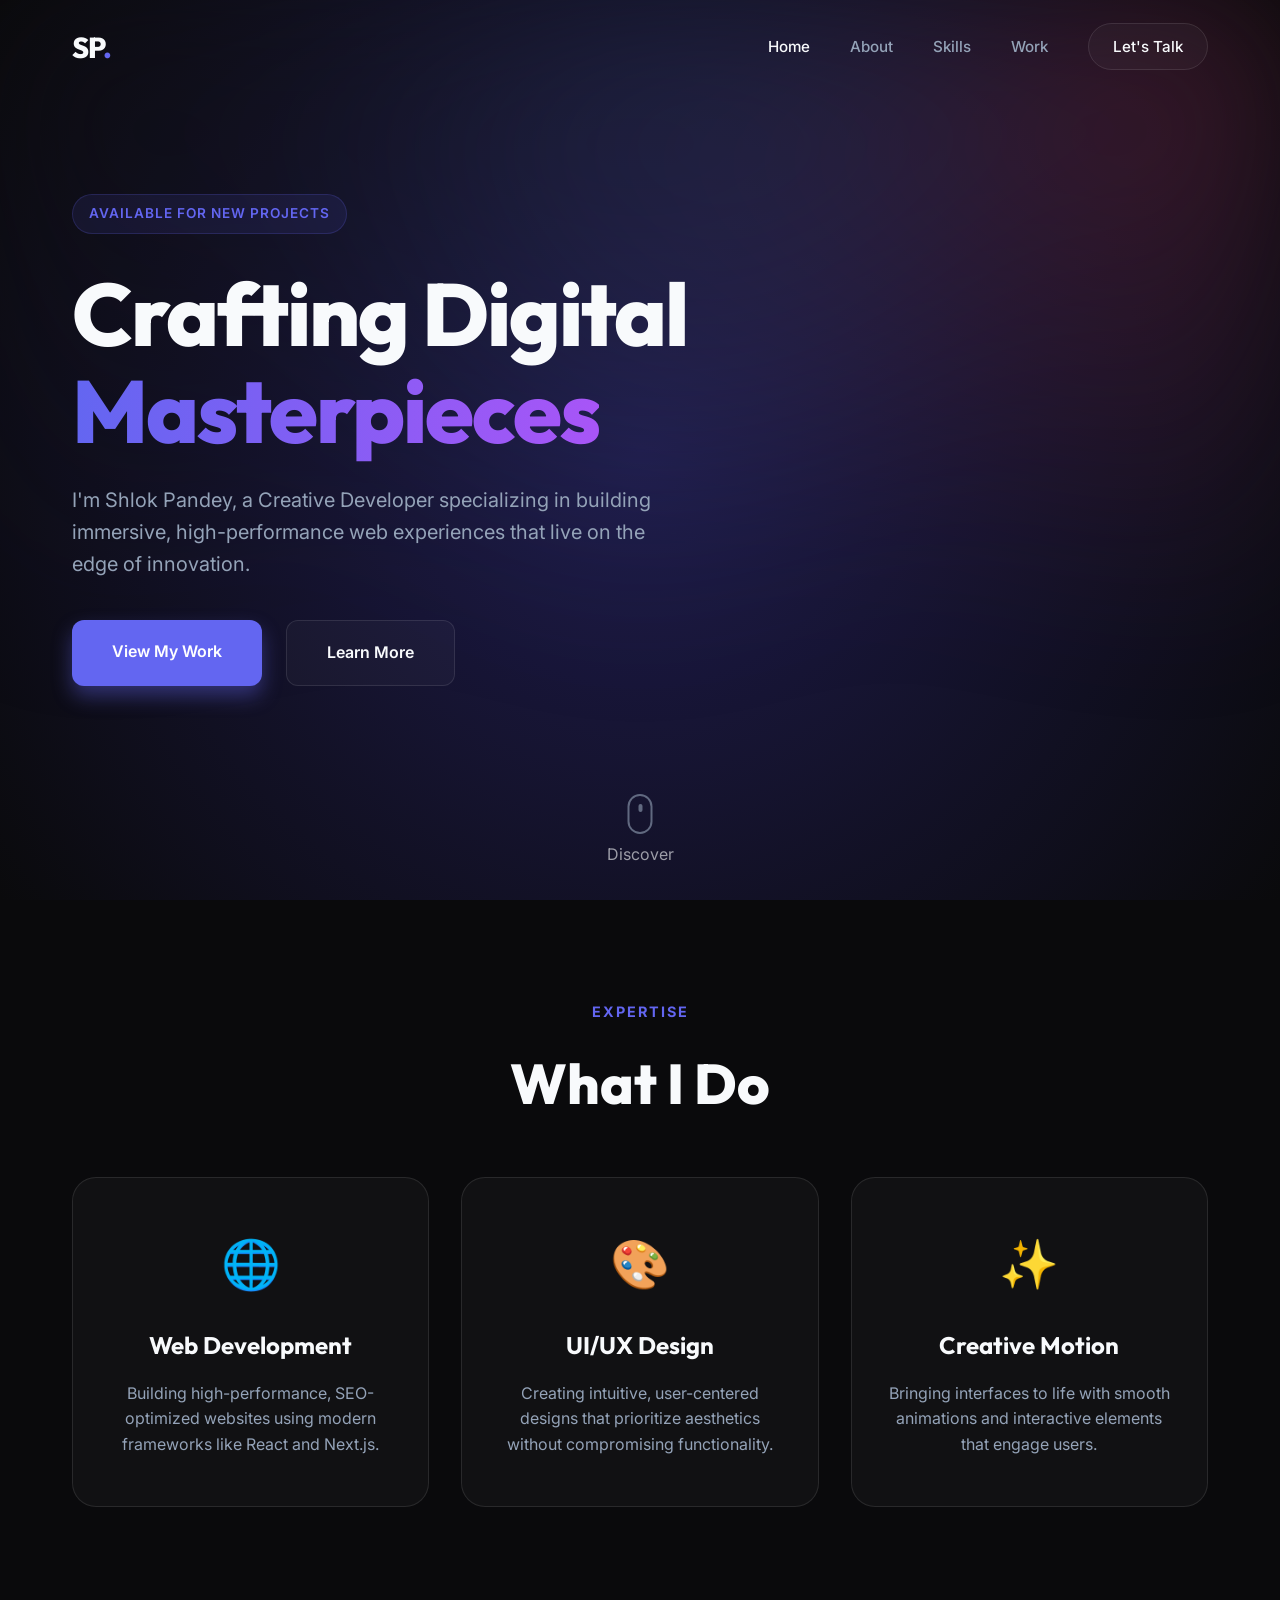
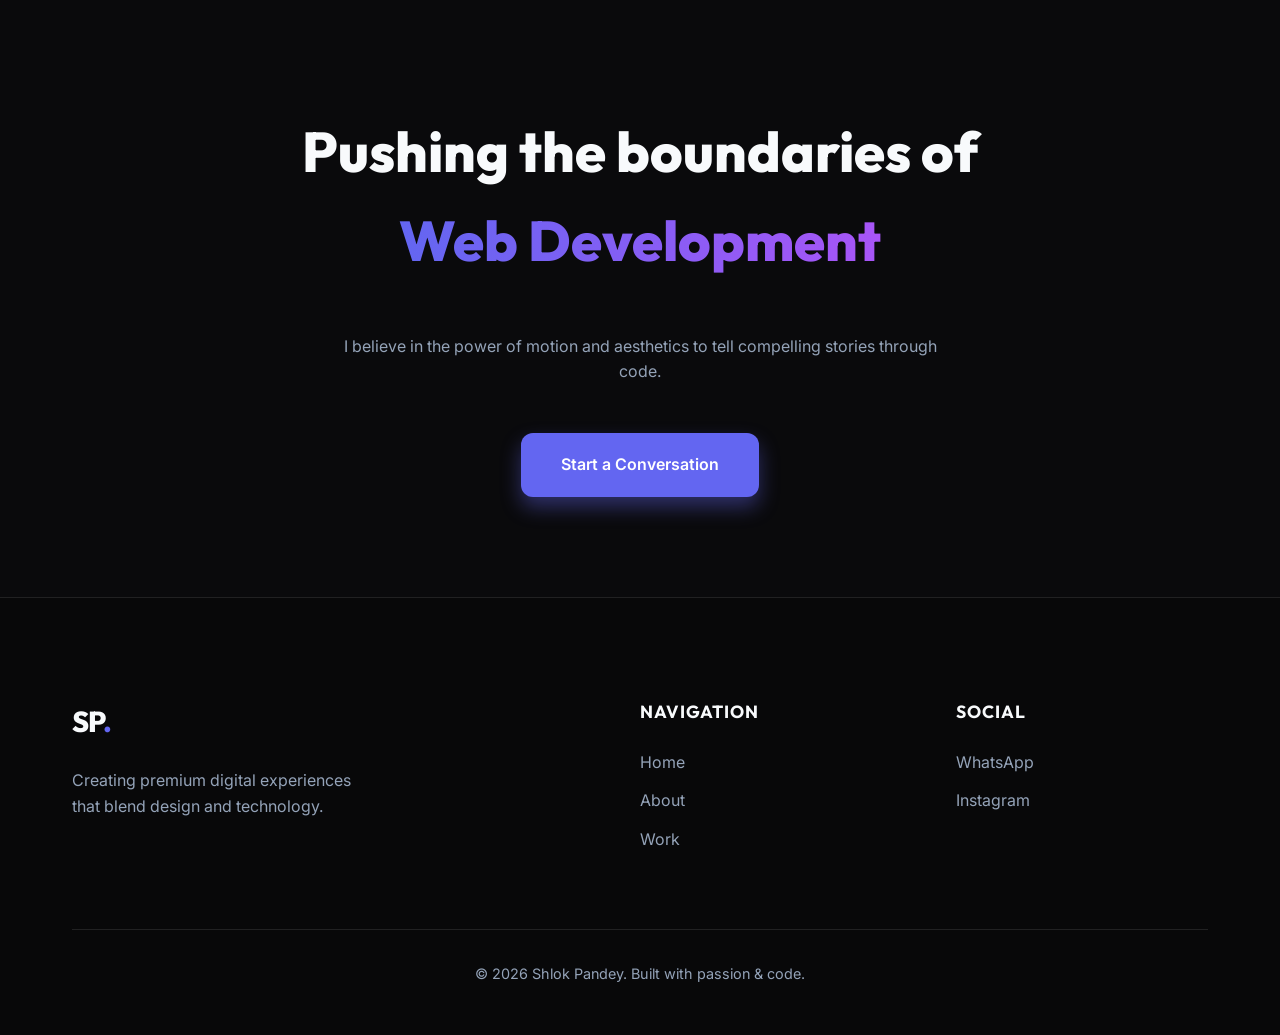
<file: index.html>
<!DOCTYPE html>
<html lang="en">
<head>
    <meta charset="UTF-8">
    <meta name="viewport" content="width=device-width, initial-scale=1.0">
    <title>Shlok Pandey | Creative Developer & Designer</title>
    <meta name="description" content="Portfolio of Shlok Pandey - A showcase of premium web development and immersive digital experiences.">
    
    <!-- Google Fonts -->
    <link rel="preconnect" href="https://fonts.googleapis.com">
    <link rel="preconnect" href="https://fonts.gstatic.com" crossorigin>
    <link href="https://fonts.googleapis.com/css2?family=Inter:wght@300;400;500;600;700&family=Outfit:wght@400;600;800&display=swap" rel="stylesheet">
    
    <!-- CSS -->
    <link rel="stylesheet" href="style.css">
</head>
<body>
    <!-- Background Elements -->
    <div class="bg-gradient"></div>
    <div class="mesh-gradient"></div>

    <!-- Navigation -->
    <nav id="navbar">
        <div class="nav-container">
            <a href="index.html" class="logo">SP<span>.</span></a>
            <ul class="nav-links">
                <li><a href="index.html" class="nav-link active">Home</a></li>
                <li><a href="about.html" class="nav-link">About</a></li>
                <li><a href="skills.html" class="nav-link">Skills</a></li>
                <li><a href="work.html" class="nav-link">Work</a></li>
                <li><a href="contact.html" class="nav-link contact-btn">Let's Talk</a></li>
            </ul>
            <div class="menu-toggle">
                <span></span>
                <span></span>
                <span></span>
            </div>
        </div>
    </nav>

    <main>
        <!-- Hero Section -->
        <section id="home" class="hero">
            <div class="container">
                <div class="hero-content">
                    <div class="badge fade-in">Available for new projects</div>
                    <h1 class="hero-title">
                        <span class="line">Crafting Digital</span>
                        <span class="line gradient-text">Masterpieces</span>
                    </h1>
                    <p class="hero-subtitle fade-in">
                        I'm Shlok Pandey, a Creative Developer specializing in building immersive, 
                        high-performance web experiences that live on the edge of innovation.
                    </p>
                    <div class="hero-btns fade-in">
                        <a href="work.html" class="btn btn-primary">View My Work</a>
                        <a href="about.html" class="btn btn-secondary">Learn More</a>
                    </div>
                </div>
            </div>
            <div class="scroll-indicator">
                <div class="mouse"></div>
                <span>Discover</span>
            </div>
        </section>

        <!-- Services Section -->
        <section class="services reveal">
            <div class="container">
                <div class="section-header text-center">
                    <span class="section-tag">Expertise</span>
                    <h2 class="section-title">What I Do</h2>
                </div>
                <div class="services-grid">
                    <div class="service-card">
                        <div class="service-icon">🌐</div>
                        <h3>Web Development</h3>
                        <p>Building high-performance, SEO-optimized websites using modern frameworks like React and Next.js.</p>
                    </div>
                    <div class="service-card">
                        <div class="service-icon">🎨</div>
                        <h3>UI/UX Design</h3>
                        <p>Creating intuitive, user-centered designs that prioritize aesthetics without compromising functionality.</p>
                    </div>
                    <div class="service-card">
                        <div class="service-icon">✨</div>
                        <h3>Creative Motion</h3>
                        <p>Bringing interfaces to life with smooth animations and interactive elements that engage users.</p>
                    </div>
                </div>
            </div>
        </section>

        <!-- Brief CTA Section -->
        <section class="home-cta reveal">
            <div class="container text-center">
                <h2 class="section-title">Pushing the boundaries of <br> <span class="gradient-text">Web Development</span></h2>
                <p style="color: var(--text-muted); max-width: 600px; margin: 0 auto 3rem;">I believe in the power of motion and aesthetics to tell compelling stories through code.</p>
                <a href="contact.html" class="btn btn-primary">Start a Conversation</a>
            </div>
        </section>
    </main>

    <footer>
        <div class="container">
            <div class="footer-grid">
                <div class="footer-info">
                    <a href="index.html" class="logo">SP<span>.</span></a>
                    <p>Creating premium digital experiences that blend design and technology.</p>
                </div>
                <div class="footer-nav">
                    <h4>Navigation</h4>
                    <ul>
                        <li><a href="index.html">Home</a></li>
                        <li><a href="about.html">About</a></li>
                        <li><a href="work.html">Work</a></li>
                    </ul>
                </div>
                <div class="footer-social">
                    <h4>Social</h4>
                    <ul>
                        <li><a href="https://wa.me/917488494125" target="_blank">WhatsApp</a></li>
                        <li><a href="https://instagram.com/_Shlok.pandey" target="_blank">Instagram</a></li>
                    </ul>
                </div>
            </div>
            <div class="footer-bottom">
                <p>&copy; 2026 Shlok Pandey. Built with passion & code.</p>
            </div>
        </div>
    </footer>

    <!-- Scripts -->
    <script src="script.js"></script>
</body>
</html>
</file>
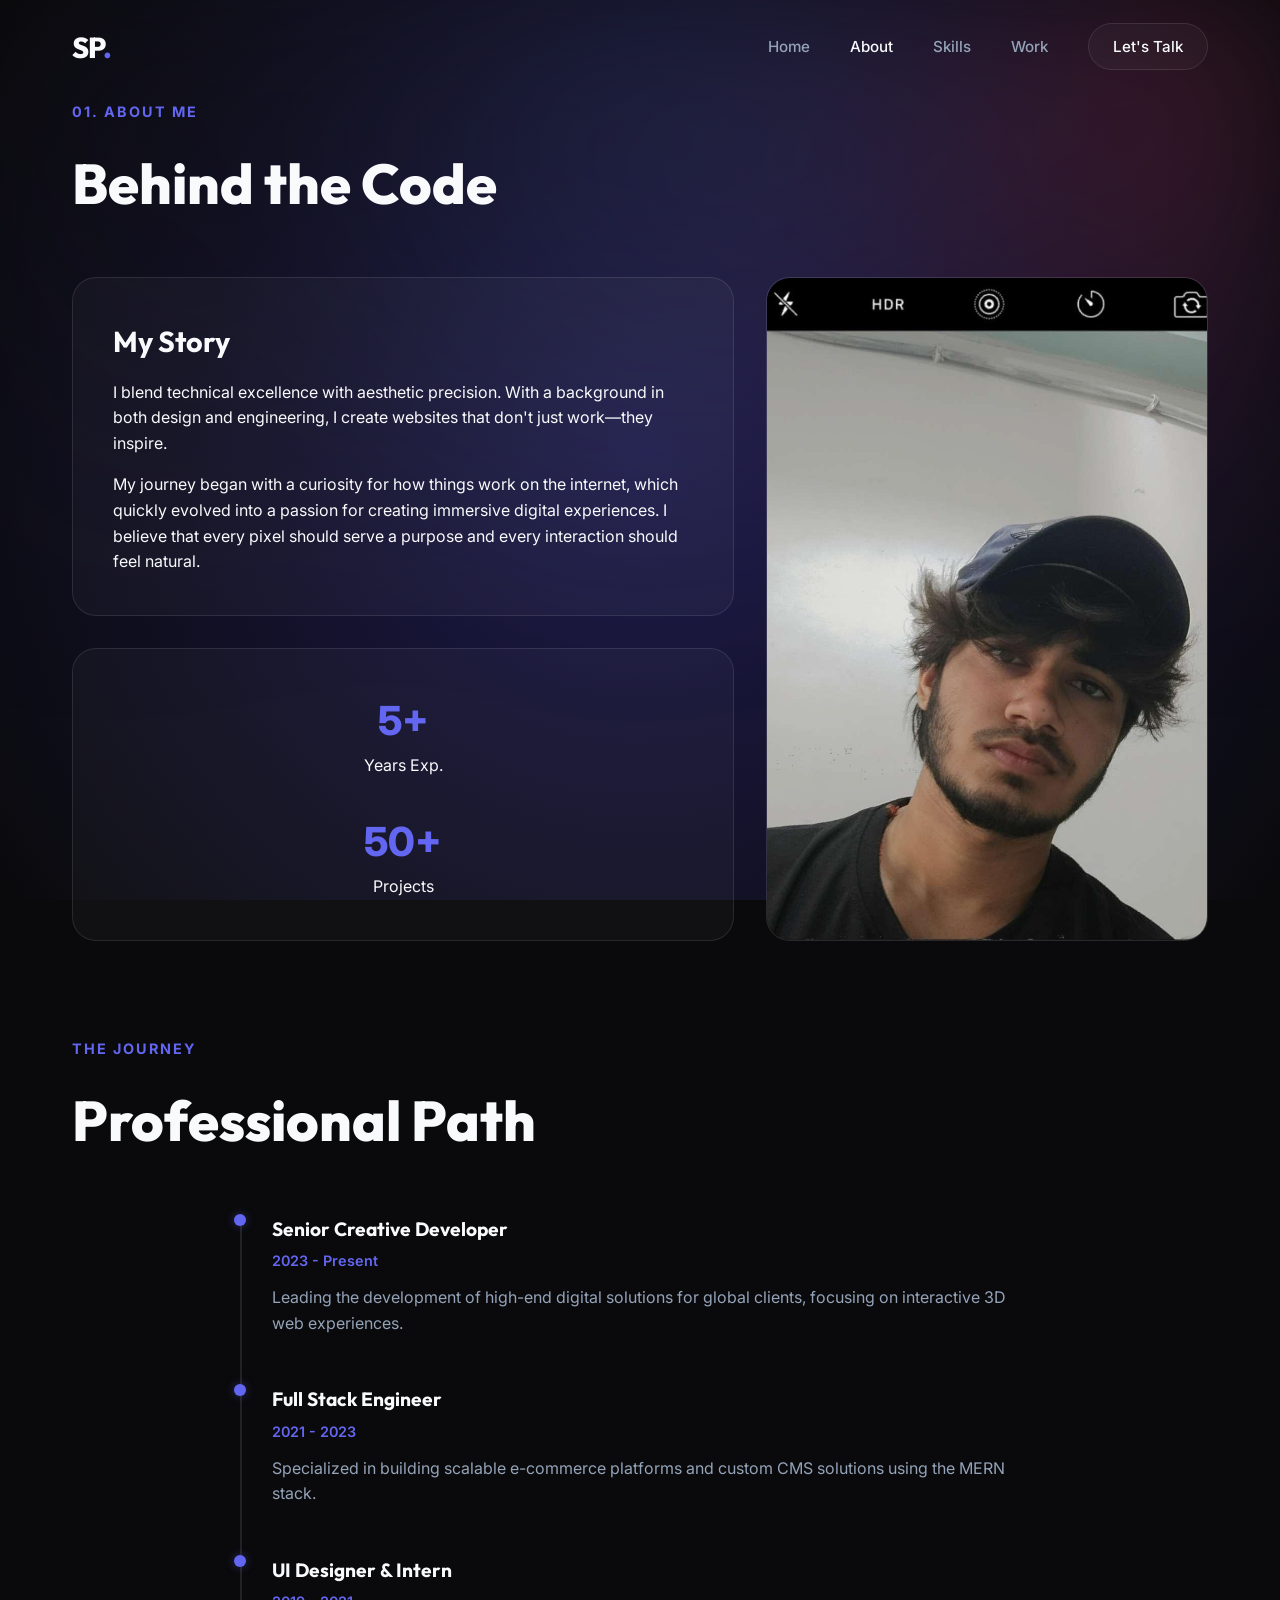
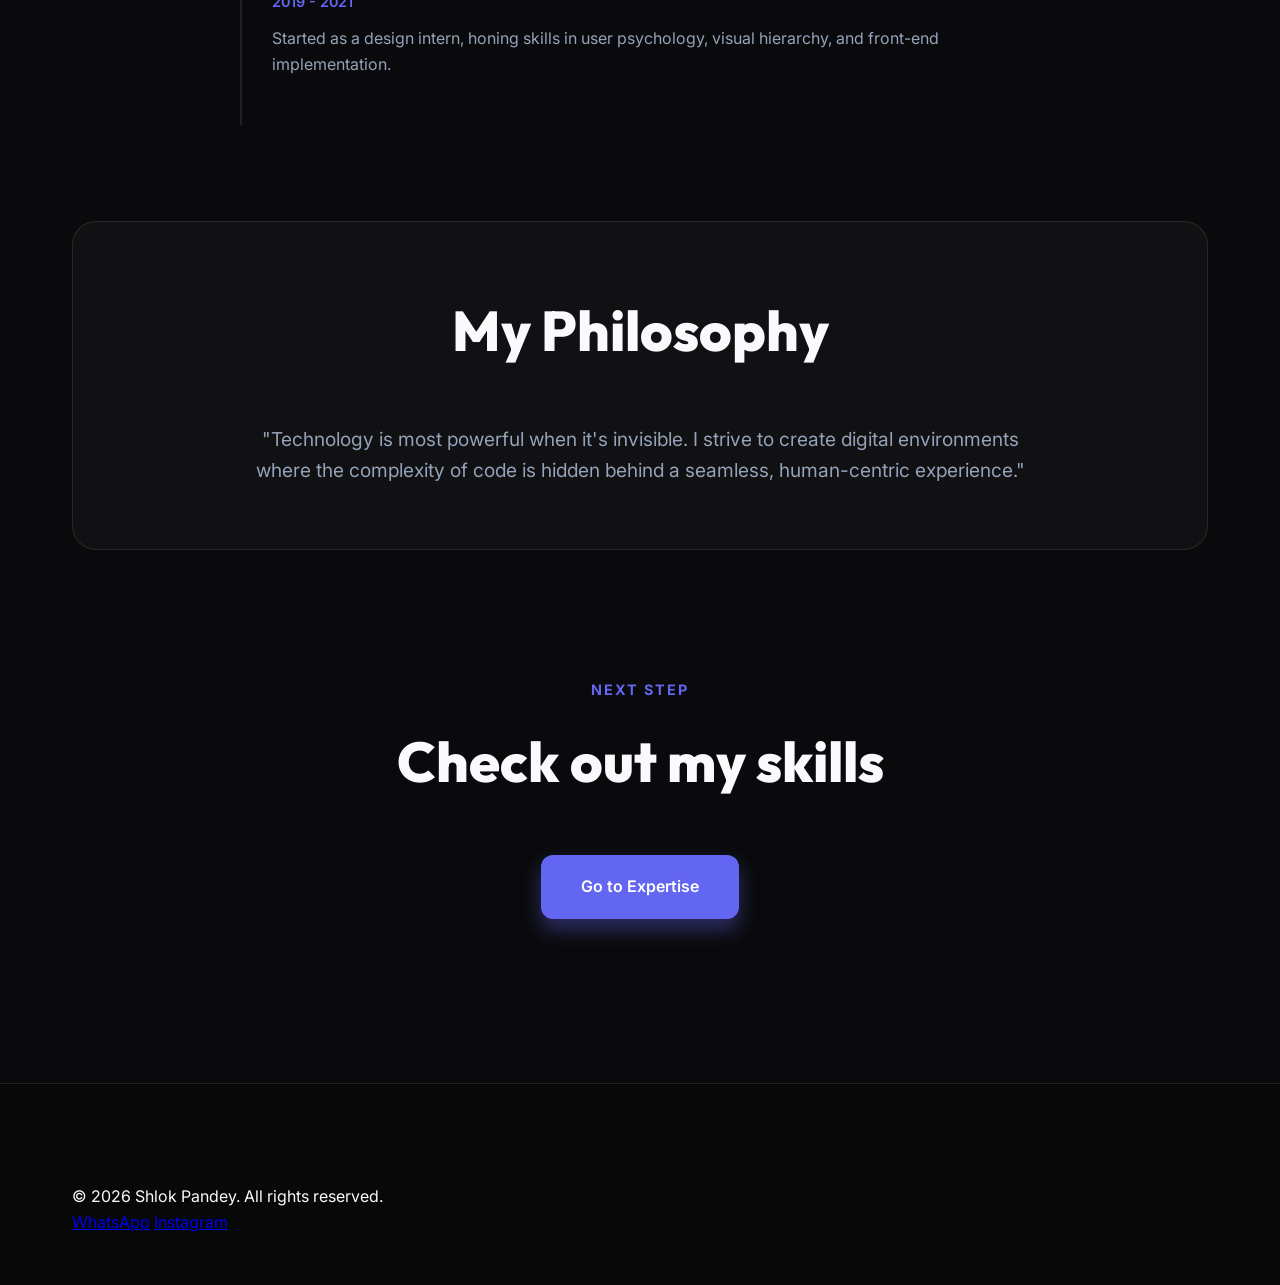
<file: about.html>
<!DOCTYPE html>
<html lang="en">
<head>
    <meta charset="UTF-8">
    <meta name="viewport" content="width=device-width, initial-scale=1.0">
    <title>About | Shlok Pandey</title>
    <meta name="description" content="Learn more about Shlok Pandey - Creative Developer and Designer.">
    
    <link rel="preconnect" href="https://fonts.googleapis.com">
    <link rel="preconnect" href="https://fonts.gstatic.com" crossorigin>
    <link href="https://fonts.googleapis.com/css2?family=Inter:wght@300;400;500;600;700&family=Outfit:wght@400;600;800&display=swap" rel="stylesheet">
    
    <link rel="stylesheet" href="style.css">
</head>
<body>
    <div class="bg-gradient"></div>
    <div class="mesh-gradient"></div>

    <nav id="navbar">
        <div class="nav-container">
            <a href="index.html" class="logo">SP<span>.</span></a>
            <ul class="nav-links">
                <li><a href="index.html" class="nav-link">Home</a></li>
                <li><a href="about.html" class="nav-link active">About</a></li>
                <li><a href="skills.html" class="nav-link">Skills</a></li>
                <li><a href="work.html" class="nav-link">Work</a></li>
                <li><a href="contact.html" class="nav-link contact-btn">Let's Talk</a></li>
            </ul>
            <div class="menu-toggle">
                <span></span>
                <span></span>
                <span></span>
            </div>
        </div>
    </nav>

    <main>
        <section class="about-page reveal active">
            <div class="container">
                <div class="section-header">
                    <span class="section-tag">01. About Me</span>
                    <h1 class="section-title">Behind the Code</h1>
                </div>
                <div class="about-grid">
                    <div class="about-card main-card">
                        <h3>My Story</h3>
                        <p>I blend technical excellence with aesthetic precision. With a background in both design and engineering, I create websites that don't just work—they inspire.</p>
                        <p style="margin-top: 1rem;">My journey began with a curiosity for how things work on the internet, which quickly evolved into a passion for creating immersive digital experiences. I believe that every pixel should serve a purpose and every interaction should feel natural.</p>
                    </div>
                    <div class="about-card stats-card">
                        <div class="stat-item">
                            <span class="stat-num">5+</span>
                            <span class="stat-label">Years Exp.</span>
                        </div>
                        <div class="stat-item">
                            <span class="stat-num">50+</span>
                            <span class="stat-label">Projects</span>
                        </div>
                    </div>
                    <div class="about-card image-card">
                        <img src="profile.jpg" alt="Shlok Pandey">
                    </div>
                </div>

                <!-- Journey Timeline -->
                <div class="about-details reveal">
                    <div class="section-header" style="margin-top: 6rem;">
                        <span class="section-tag">The Journey</span>
                        <h2 class="section-title">Professional Path</h2>
                    </div>
                    <div class="timeline">
                        <div class="timeline-item">
                            <div class="timeline-dot"></div>
                            <div class="timeline-content">
                                <h4>Senior Creative Developer</h4>
                                <span class="timeline-date">2023 - Present</span>
                                <p>Leading the development of high-end digital solutions for global clients, focusing on interactive 3D web experiences.</p>
                            </div>
                        </div>
                        <div class="timeline-item">
                            <div class="timeline-dot"></div>
                            <div class="timeline-content">
                                <h4>Full Stack Engineer</h4>
                                <span class="timeline-date">2021 - 2023</span>
                                <p>Specialized in building scalable e-commerce platforms and custom CMS solutions using the MERN stack.</p>
                            </div>
                        </div>
                        <div class="timeline-item">
                            <div class="timeline-dot"></div>
                            <div class="timeline-content">
                                <h4>UI Designer & Intern</h4>
                                <span class="timeline-date">2019 - 2021</span>
                                <p>Started as a design intern, honing skills in user psychology, visual hierarchy, and front-end implementation.</p>
                            </div>
                        </div>
                    </div>
                </div>

                <!-- Philosophy Section -->
                <div class="philosophy reveal" style="margin-top: 6rem;">
                    <div class="about-card" style="text-align: center; padding: 4rem 2rem;">
                        <h2 class="section-title">My Philosophy</h2>
                        <p style="max-width: 800px; margin: 0 auto; font-size: 1.2rem; color: var(--text-muted);">
                            "Technology is most powerful when it's invisible. I strive to create digital environments 
                            where the complexity of code is hidden behind a seamless, human-centric experience."
                        </p>
                    </div>
                </div>

                <!-- Next Page Navigation -->
                <div class="next-page-nav reveal" style="margin-top: 8rem; text-align: center; padding-bottom: 4rem;">
                    <span class="section-tag">Next Step</span>
                    <h2 class="section-title">Check out my skills</h2>
                    <a href="skills.html" class="btn btn-primary">Go to Expertise</a>
                </div>
            </div>
        </section>
    </main>

    <footer>
        <div class="container">
            <div class="footer-content">
                <p>&copy; 2026 Shlok Pandey. All rights reserved.</p>
                <div class="social-links">
                    <a href="https://wa.me/917488494125" target="_blank">WhatsApp</a>
                    <a href="https://instagram.com/_Shlok.pandey" target="_blank">Instagram</a>
                </div>
            </div>
        </div>
    </footer>

    <script src="script.js"></script>
</body>
</html>
</file>
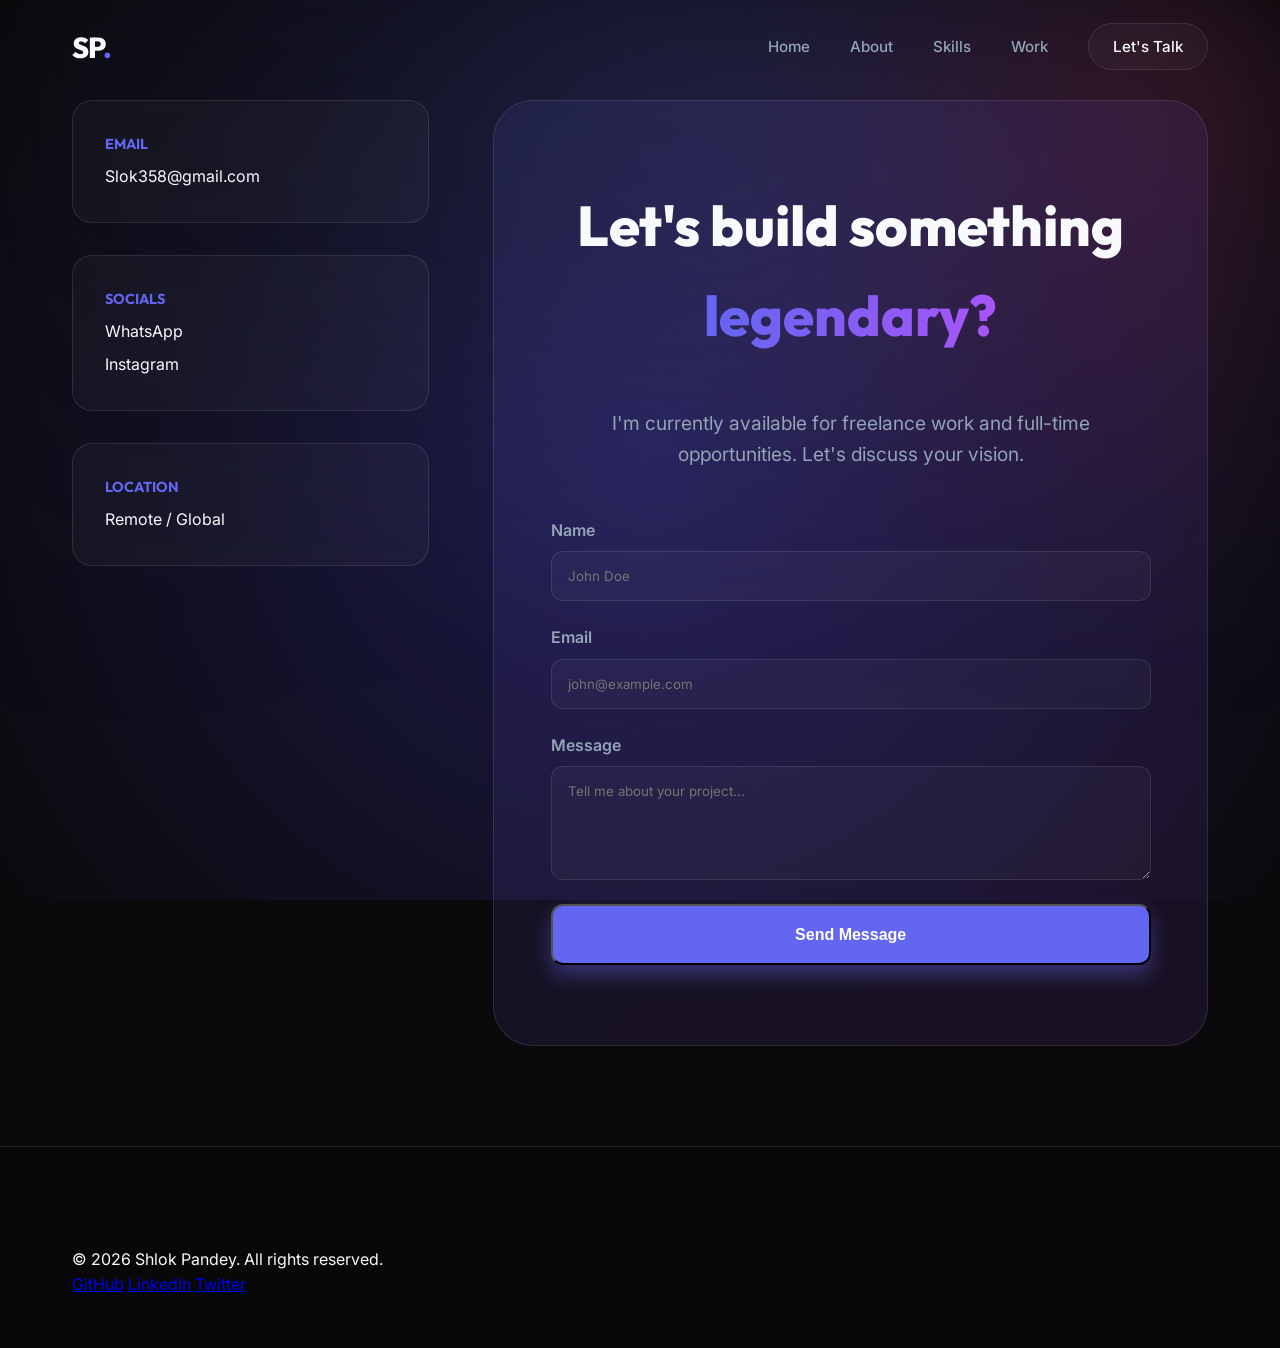
<file: contact.html>
<!DOCTYPE html>
<html lang="en">
<head>
    <meta charset="UTF-8">
    <meta name="viewport" content="width=device-width, initial-scale=1.0">
    <title>Contact | Shlok Pandey</title>
    
    <link rel="preconnect" href="https://fonts.googleapis.com">
    <link rel="preconnect" href="https://fonts.gstatic.com" crossorigin>
    <link href="https://fonts.googleapis.com/css2?family=Inter:wght@300;400;500;600;700&family=Outfit:wght@400;600;800&display=swap" rel="stylesheet">
    
    <link rel="stylesheet" href="style.css">
    <style>
        .contact-form {
            display: grid;
            gap: 1.5rem;
            max-width: 600px;
            margin: 0 auto;
            text-align: left;
        }
        .form-group {
            display: flex;
            flex-direction: column;
            gap: 0.5rem;
        }
        .form-group label {
            font-weight: 600;
            color: var(--text-muted);
        }
        .form-group input, .form-group textarea {
            padding: 1rem;
            background: var(--glass-bg);
            border: 1px solid var(--glass-border);
            border-radius: 12px;
            color: var(--text-main);
            font-family: inherit;
            outline: none;
            transition: var(--transition-fast);
        }
        .form-group input:focus, .form-group textarea:focus {
            border-color: var(--primary);
            background: rgba(255, 255, 255, 0.08);
        }
    </style>
</head>
<body>
    <div class="bg-gradient"></div>
    <div class="mesh-gradient"></div>

    <nav id="navbar">
        <div class="nav-container">
            <a href="index.html" class="logo">SP<span>.</span></a>
            <ul class="nav-links">
                <li><a href="index.html" class="nav-link">Home</a></li>
                <li><a href="about.html" class="nav-link">About</a></li>
                <li><a href="skills.html" class="nav-link">Skills</a></li>
                <li><a href="work.html" class="nav-link">Work</a></li>
                <li><a href="contact.html" class="nav-link contact-btn active">Let's Talk</a></li>
            </ul>
            <div class="menu-toggle">
                <span></span>
                <span></span>
                <span></span>
            </div>
        </div>
    </nav>

    <main>
        <section class="contact-page reveal active">
            <div class="container">
                <div class="contact-wrapper">
                    <div class="contact-info-grid">
                        <div class="contact-info-card">
                            <h4>Email</h4>
                            <p>Slok358@gmail.com</p>
                        </div>
                        <div class="contact-info-card">
                            <h4>Socials</h4>
                            <div class="social-links-grid">
                                <a href="https://wa.me/917488494125" target="_blank">WhatsApp</a>
                                <a href="https://instagram.com/_Shlok.pandey" target="_blank">Instagram</a>
                            </div>
                        </div>
                        <div class="contact-info-card">
                            <h4>Location</h4>
                            <p>Remote / Global</p>
                        </div>
                    </div>

                    <div class="contact-box">
                        <h1 class="section-title">Let's build something <span class="gradient-text">legendary?</span></h1>
                        <p>I'm currently available for freelance work and full-time opportunities. Let's discuss your vision.</p>
                        
                        <form class="contact-form">
                            <div class="form-group">
                                <label>Name</label>
                                <input type="text" placeholder="John Doe" required>
                            </div>
                            <div class="form-group">
                                <label>Email</label>
                                <input type="email" placeholder="john@example.com" required>
                            </div>
                            <div class="form-group">
                                <label>Message</label>
                                <textarea rows="5" placeholder="Tell me about your project..." required></textarea>
                            </div>
                            <button type="submit" class="btn btn-primary">Send Message</button>
                        </form>
                    </div>
                </div>
            </div>
        </section>
    </main>

    <footer>
        <div class="container">
            <div class="footer-content">
                <p>&copy; 2026 Shlok Pandey. All rights reserved.</p>
                <div class="social-links">
                    <a href="#">GitHub</a>
                    <a href="#">LinkedIn</a>
                    <a href="#">Twitter</a>
                </div>
            </div>
        </div>
    </footer>

    <script src="script.js"></script>
</body>
</html>
</file>
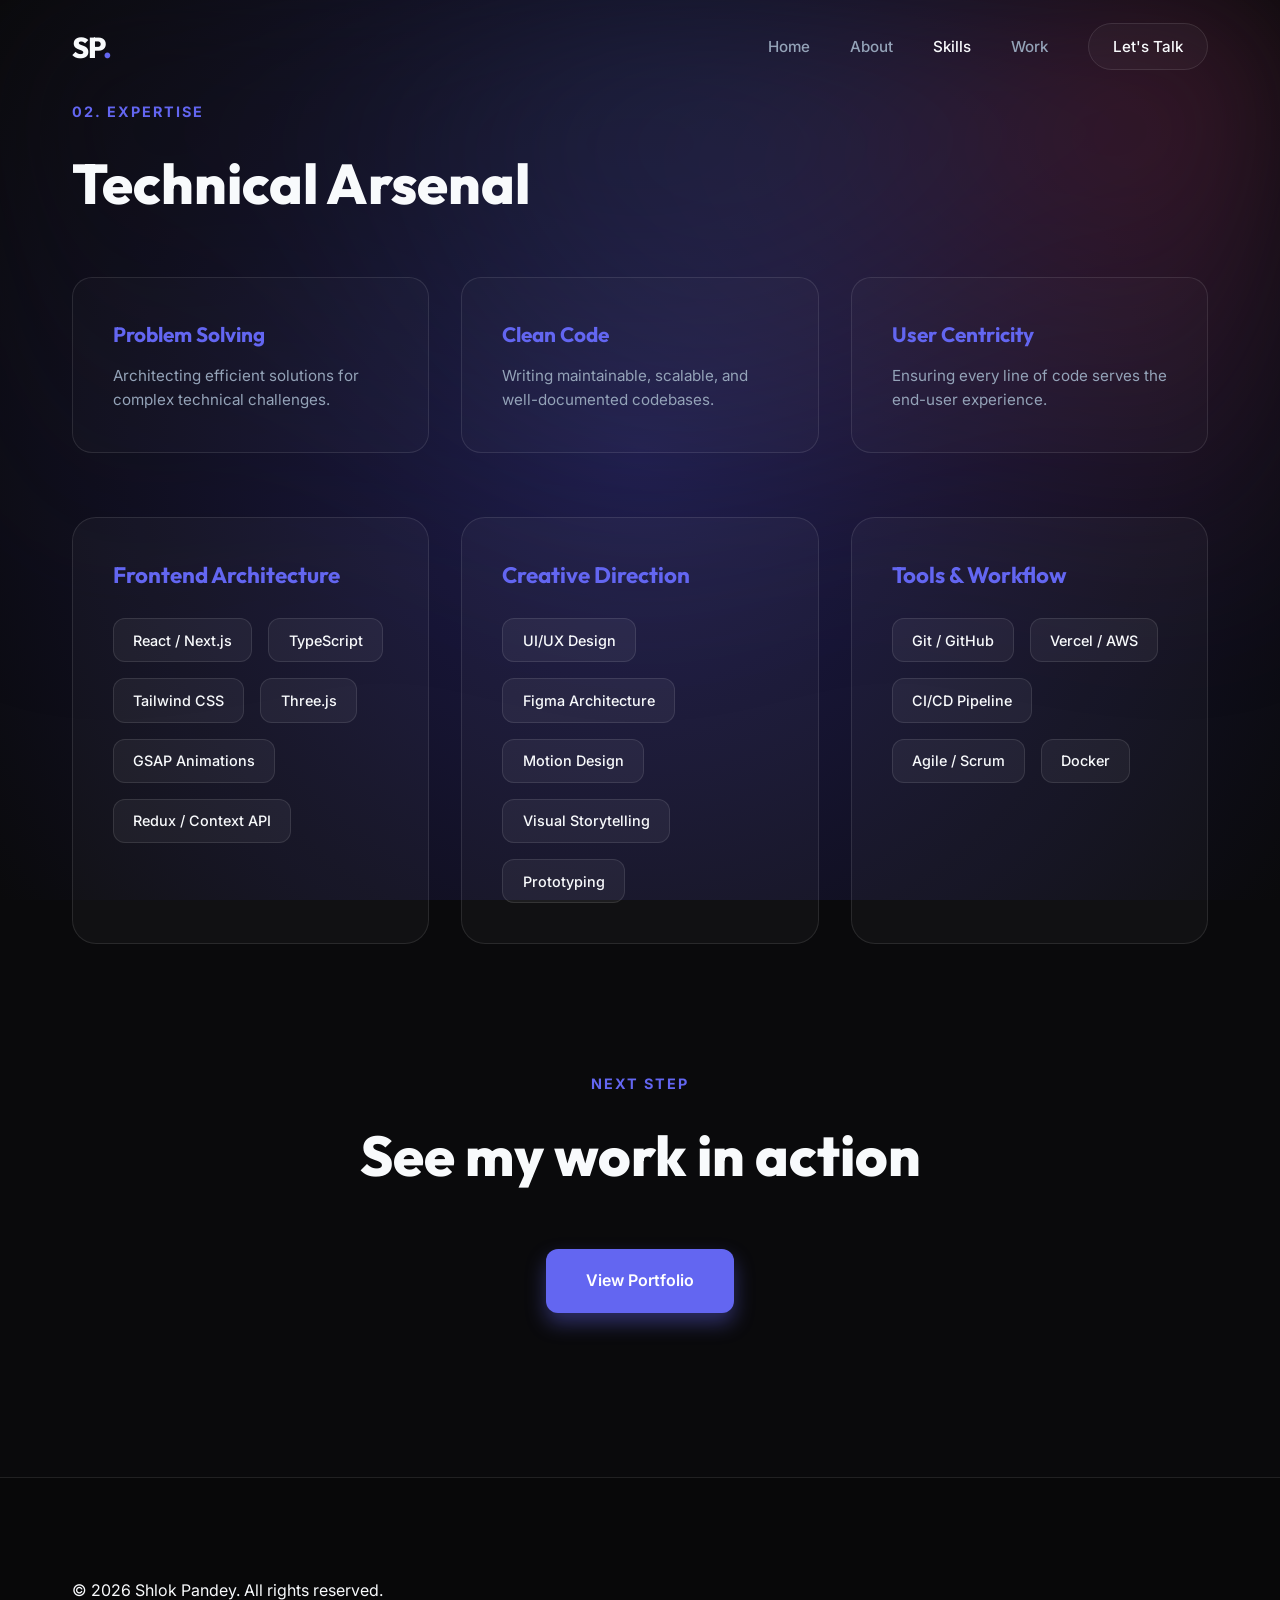
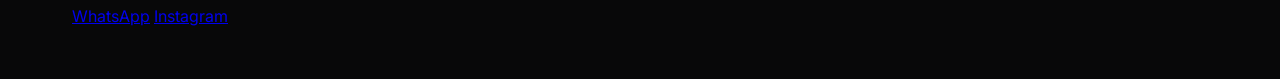
<file: skills.html>
<!DOCTYPE html>
<html lang="en">
<head>
    <meta charset="UTF-8">
    <meta name="viewport" content="width=device-width, initial-scale=1.0">
    <title>Skills | Shlok Pandey</title>
    
    <link rel="preconnect" href="https://fonts.googleapis.com">
    <link rel="preconnect" href="https://fonts.gstatic.com" crossorigin>
    <link href="https://fonts.googleapis.com/css2?family=Inter:wght@300;400;500;600;700&family=Outfit:wght@400;600;800&display=swap" rel="stylesheet">
    
    <link rel="stylesheet" href="style.css">
</head>
<body>
    <div class="bg-gradient"></div>
    <div class="mesh-gradient"></div>

    <nav id="navbar">
        <div class="nav-container">
            <a href="index.html" class="logo">SP<span>.</span></a>
            <ul class="nav-links">
                <li><a href="index.html" class="nav-link">Home</a></li>
                <li><a href="about.html" class="nav-link">About</a></li>
                <li><a href="skills.html" class="nav-link active">Skills</a></li>
                <li><a href="work.html" class="nav-link">Work</a></li>
                <li><a href="contact.html" class="nav-link contact-btn">Let's Talk</a></li>
            </ul>
            <div class="menu-toggle">
                <span></span>
                <span></span>
                <span></span>
            </div>
        </div>
    </nav>

    <main>
        <section class="skills-page reveal active">
            <div class="container">
                <div class="section-header">
                    <span class="section-tag">02. Expertise</span>
                    <h1 class="section-title">Technical Arsenal</h1>
                </div>

                <!-- Competencies Grid -->
                <div class="competencies-grid reveal">
                    <div class="comp-card">
                        <h3>Problem Solving</h3>
                        <p>Architecting efficient solutions for complex technical challenges.</p>
                    </div>
                    <div class="comp-card">
                        <h3>Clean Code</h3>
                        <p>Writing maintainable, scalable, and well-documented codebases.</p>
                    </div>
                    <div class="comp-card">
                        <h3>User Centricity</h3>
                        <p>Ensuring every line of code serves the end-user experience.</p>
                    </div>
                </div>

                <div class="skills-wrapper" style="margin-top: 4rem;">
                    <div class="skill-category">
                        <h4>Frontend Architecture</h4>
                        <div class="skill-list">
                            <span class="skill-tag">React / Next.js</span>
                            <span class="skill-tag">TypeScript</span>
                            <span class="skill-tag">Tailwind CSS</span>
                            <span class="skill-tag">Three.js</span>
                            <span class="skill-tag">GSAP Animations</span>
                            <span class="skill-tag">Redux / Context API</span>
                        </div>
                    </div>
                    <div class="skill-category">
                        <h4>Creative Direction</h4>
                        <div class="skill-list">
                            <span class="skill-tag">UI/UX Design</span>
                            <span class="skill-tag">Figma Architecture</span>
                            <span class="skill-tag">Motion Design</span>
                            <span class="skill-tag">Visual Storytelling</span>
                            <span class="skill-tag">Prototyping</span>
                        </div>
                    </div>
                    <div class="skill-category">
                        <h4>Tools & Workflow</h4>
                        <div class="skill-list">
                            <span class="skill-tag">Git / GitHub</span>
                            <span class="skill-tag">Vercel / AWS</span>
                            <span class="skill-tag">CI/CD Pipeline</span>
                            <span class="skill-tag">Agile / Scrum</span>
                            <span class="skill-tag">Docker</span>
                        </div>
                    </div>
                </div>

                <!-- Next Page Navigation -->
                <div class="next-page-nav reveal" style="margin-top: 8rem; text-align: center; padding-bottom: 4rem;">
                    <span class="section-tag">Next Step</span>
                    <h2 class="section-title">See my work in action</h2>
                    <a href="work.html" class="btn btn-primary">View Portfolio</a>
                </div>
            </div>
        </section>
    </main>

    <footer>
        <div class="container">
            <div class="footer-content">
                <p>&copy; 2026 Shlok Pandey. All rights reserved.</p>
                <div class="social-links">
                    <a href="https://wa.me/917488494125" target="_blank">WhatsApp</a>
                    <a href="https://instagram.com/_Shlok.pandey" target="_blank">Instagram</a>
                </div>
            </div>
        </div>
    </footer>

    <script src="script.js"></script>
</body>
</html>
</file>
<file: style.css>
:root {
    /* Color Palette */
    --bg-dark: #0a0a0c;
    --primary: #6366f1;
    --primary-glow: rgba(99, 102, 241, 0.4);
    --secondary: #a855f7;
    --accent: #f43f5e;
    --text-main: #f8fafc;
    --text-muted: #94a3b8;
    --glass-bg: rgba(255, 255, 255, 0.03);
    --glass-border: rgba(255, 255, 255, 0.1);
    
    /* Transitions */
    --transition-smooth: all 0.5s cubic-bezier(0.4, 0, 0.2, 1);
    --transition-fast: all 0.2s ease;
}

* {
    margin: 0;
    padding: 0;
    box-sizing: border-box;
}

html {
    scroll-behavior: smooth;
}

body {
    background-color: var(--bg-dark);
    color: var(--text-main);
    font-family: 'Inter', sans-serif;
    line-height: 1.6;
    overflow-x: hidden;
}

h1, h2, h3, h4, .logo {
    font-family: 'Outfit', sans-serif;
}

.container {
    max-width: 1200px;
    margin: 0 auto;
    padding: 0 2rem;
}

/* Background Effects */
.bg-gradient {
    position: fixed;
    top: 0;
    left: 0;
    width: 100%;
    height: 100%;
    background: radial-gradient(circle at 50% 50%, #1e1b4b 0%, #0a0a0c 100%);
    z-index: -2;
}

.mesh-gradient {
    position: fixed;
    top: 0;
    left: 0;
    width: 100%;
    height: 100%;
    background: 
        radial-gradient(at 0% 0%, hsla(253,16%,7%,1) 0, transparent 50%), 
        radial-gradient(at 50% 0%, hsla(225,39%,30%,1) 0, transparent 50%), 
        radial-gradient(at 100% 0%, hsla(339,49%,30%,1) 0, transparent 50%);
    filter: blur(80px);
    opacity: 0.5;
    z-index: -1;
    animation: mesh-move 20s infinite alternate;
}

@keyframes mesh-move {
    0% { transform: scale(1); }
    100% { transform: scale(1.1); }
}

/* Typography Utilities */
.gradient-text {
    background: linear-gradient(90deg, var(--primary), var(--secondary));
    -webkit-background-clip: text;
    -webkit-text-fill-color: transparent;
}

.text-center {
    text-align: center;
}

/* Navigation */
nav {
    position: fixed;
    top: 0;
    width: 100%;
    padding: 1.5rem 0;
    z-index: 1000;
    transition: var(--transition-smooth);
}

nav.scrolled {
    background: rgba(10, 10, 12, 0.8);
    backdrop-filter: blur(10px);
    border-bottom: 1px solid var(--glass-border);
    padding: 1rem 0;
}

.nav-container {
    display: flex;
    justify-content: space-between;
    align-items: center;
    max-width: 1200px;
    margin: 0 auto;
    padding: 0 2rem;
}

.logo {
    font-size: 1.8rem;
    font-weight: 800;
    color: var(--text-main);
    text-decoration: none;
    letter-spacing: -1px;
}

.logo span {
    color: var(--primary);
}

.nav-links {
    display: flex;
    gap: 2.5rem;
    list-style: none;
    align-items: center;
}

.nav-link {
    text-decoration: none;
    color: var(--text-muted);
    font-weight: 500;
    font-size: 0.95rem;
    transition: var(--transition-fast);
}

.nav-link:hover, .nav-link.active {
    color: var(--text-main);
}

.contact-btn {
    padding: 0.8rem 1.5rem;
    background: var(--glass-bg);
    border: 1px solid var(--glass-border);
    border-radius: 50px;
    color: var(--text-main) !important;
}

.contact-btn:hover {
    background: var(--primary);
    border-color: var(--primary);
}

.menu-toggle {
    display: none;
}

/* Hero Section */
.hero {
    height: 100vh;
    display: flex;
    align-items: center;
    position: relative;
    padding-top: 80px;
}

.badge {
    display: inline-block;
    padding: 0.5rem 1rem;
    background: rgba(99, 102, 241, 0.1);
    border: 1px solid rgba(99, 102, 241, 0.2);
    border-radius: 50px;
    color: var(--primary);
    font-size: 0.85rem;
    font-weight: 600;
    margin-bottom: 2rem;
    text-transform: uppercase;
    letter-spacing: 1px;
}

.hero-title {
    font-size: clamp(3rem, 8vw, 5.5rem);
    line-height: 1.1;
    font-weight: 800;
    margin-bottom: 1.5rem;
    letter-spacing: -2px;
}

.hero-subtitle {
    font-size: 1.25rem;
    color: var(--text-muted);
    max-width: 600px;
    margin-bottom: 2.5rem;
}

.hero-btns {
    display: flex;
    gap: 1.5rem;
}

.btn {
    display: inline-block;
    padding: 1.2rem 2.5rem;
    border-radius: 12px;
    text-decoration: none;
    font-weight: 600;
    font-size: 1rem;
    transition: var(--transition-smooth);
    cursor: pointer;
}

.btn-primary {
    background: var(--primary);
    color: white;
    box-shadow: 0 10px 20px var(--primary-glow);
}

.btn-primary:hover {
    transform: translateY(-5px);
    box-shadow: 0 15px 30px var(--primary-glow);
}

.btn-secondary {
    background: var(--glass-bg);
    color: var(--text-main);
    border: 1px solid var(--glass-border);
}

.btn-secondary:hover {
    background: rgba(255, 255, 255, 0.1);
    transform: translateY(-5px);
}

/* Scroll Indicator */
.scroll-indicator {
    position: absolute;
    bottom: 2rem;
    left: 50%;
    transform: translateX(-50%);
    display: flex;
    flex-direction: column;
    align-items: center;
    gap: 0.5rem;
    opacity: 0.6;
}

.mouse {
    width: 25px;
    height: 40px;
    border: 2px solid var(--text-muted);
    border-radius: 20px;
    position: relative;
}

.mouse::before {
    content: '';
    position: absolute;
    top: 8px;
    left: 50%;
    width: 4px;
    height: 8px;
    background: var(--text-muted);
    border-radius: 2px;
    transform: translateX(-50%);
    animation: scroll-anim 2s infinite;
}

@keyframes scroll-anim {
    0% { transform: translate(-50%, 0); opacity: 1; }
    100% { transform: translate(-50%, 20px); opacity: 0; }
}

/* Sections Common */
section {
    padding: 100px 0;
}

.section-tag {
    color: var(--primary);
    font-weight: 700;
    font-size: 0.9rem;
    text-transform: uppercase;
    letter-spacing: 2px;
    margin-bottom: 1rem;
    display: block;
}

.section-title {
    font-size: clamp(2rem, 5vw, 3.5rem);
    font-weight: 800;
    margin-bottom: 3rem;
}

/* About Section */
.about-grid {
    display: grid;
    grid-template-columns: 1.5fr 1fr;
    gap: 2rem;
}

.about-card {
    background: var(--glass-bg);
    border: 1px solid var(--glass-border);
    border-radius: 24px;
    padding: 2.5rem;
    transition: var(--transition-smooth);
}

.about-card:hover {
    border-color: rgba(99, 102, 241, 0.3);
    background: rgba(255, 255, 255, 0.05);
}

.main-card h3 {
    font-size: 1.8rem;
    margin-bottom: 1rem;
}

.stats-card {
    display: flex;
    flex-direction: column;
    justify-content: center;
    gap: 2rem;
}

.stat-item {
    text-align: center;
}

.stat-num {
    display: block;
    font-size: 2.5rem;
    font-weight: 800;
    color: var(--primary);
}

.image-card {
    grid-column: 2 / 3;
    grid-row: 1 / 3;
    padding: 0;
    overflow: hidden;
    position: relative;
}

.image-card img {
    width: 100%;
    height: 100%;
    object-fit: cover;
    transition: transform 0.8s ease;
}

.image-card:hover img {
    transform: scale(1.1);
}

/* Skills Section */
.skills-wrapper {
    display: grid;
    grid-template-columns: repeat(auto-fit, minmax(300px, 1fr));
    gap: 2rem;
}

.skill-category {
    background: var(--glass-bg);
    border: 1px solid var(--glass-border);
    border-radius: 24px;
    padding: 2.5rem;
}

.skill-category h4 {
    font-size: 1.4rem;
    margin-bottom: 1.5rem;
    color: var(--primary);
}

.skill-list {
    display: flex;
    flex-wrap: wrap;
    gap: 1rem;
}

.skill-tag {
    padding: 0.6rem 1.2rem;
    background: rgba(255, 255, 255, 0.05);
    border: 1px solid var(--glass-border);
    border-radius: 12px;
    font-size: 0.9rem;
    font-weight: 500;
    transition: var(--transition-fast);
}

.skill-tag:hover {
    background: var(--primary);
    color: white;
    transform: translateY(-3px);
}

/* Projects Section */
.projects-grid {
    display: grid;
    grid-template-columns: repeat(auto-fit, minmax(400px, 1fr));
    gap: 3rem;
}

.project-card {
    group: hover;
}

.project-img {
    position: relative;
    border-radius: 24px;
    overflow: hidden;
    aspect-ratio: 16/10;
    margin-bottom: 1.5rem;
    border: 1px solid var(--glass-border);
}

.project-img img {
    width: 100%;
    height: 100%;
    object-fit: cover;
    transition: transform 0.8s ease;
}

.project-overlay {
    position: absolute;
    top: 0;
    left: 0;
    width: 100%;
    height: 100%;
    background: rgba(10, 10, 12, 0.7);
    backdrop-filter: blur(5px);
    display: flex;
    align-items: center;
    justify-content: center;
    opacity: 0;
    transition: var(--transition-smooth);
}

.project-card:hover .project-overlay {
    opacity: 1;
}

.project-card:hover img {
    transform: scale(1.1);
}

.view-link {
    padding: 1rem 2rem;
    background: white;
    color: black;
    text-decoration: none;
    font-weight: 700;
    border-radius: 50px;
    transform: translateY(20px);
    transition: var(--transition-smooth);
}

.project-card:hover .view-link {
    transform: translateY(0);
}

.project-info h3 {
    font-size: 1.6rem;
    margin-bottom: 0.5rem;
}

.project-info p {
    color: var(--text-muted);
}

/* Contact Section */
.contact-box {
    background: linear-gradient(135deg, rgba(99, 102, 241, 0.1), rgba(168, 85, 247, 0.1));
    border: 1px solid var(--glass-border);
    border-radius: 40px;
    padding: 5rem 2rem;
    text-align: center;
    max-width: 900px;
    margin: 0 auto;
}

.contact-box p {
    font-size: 1.2rem;
    color: var(--text-muted);
    margin-bottom: 3rem;
    max-width: 500px;
    margin-left: auto;
    margin-right: auto;
}

/* Services Section */
.services-grid {
    display: grid;
    grid-template-columns: repeat(auto-fit, minmax(300px, 1fr));
    gap: 2rem;
    margin-top: 2rem;
}

.service-card {
    background: var(--glass-bg);
    border: 1px solid var(--glass-border);
    border-radius: 24px;
    padding: 3rem 2rem;
    text-align: center;
    transition: var(--transition-smooth);
}

.service-card:hover {
    transform: translateY(-10px);
    border-color: var(--primary);
    background: rgba(255, 255, 255, 0.05);
}

.service-icon {
    font-size: 3rem;
    margin-bottom: 1.5rem;
    display: block;
}

.service-card h3 {
    font-size: 1.5rem;
    margin-bottom: 1rem;
}

.service-card p {
    color: var(--text-muted);
}

/* Footer Improvements */
footer {
    padding: 100px 0 50px;
    border-top: 1px solid var(--glass-border);
    background: rgba(0, 0, 0, 0.2);
}

.footer-grid {
    display: grid;
    grid-template-columns: 2fr 1fr 1fr;
    gap: 4rem;
    margin-bottom: 4rem;
}

.footer-info .logo {
    margin-bottom: 1.5rem;
    display: inline-block;
}

.footer-info p {
    color: var(--text-muted);
    max-width: 300px;
}

.footer-nav h4, .footer-social h4 {
    margin-bottom: 1.5rem;
    font-size: 1.1rem;
    text-transform: uppercase;
    letter-spacing: 1px;
}

.footer-nav ul, .footer-social ul {
    list-style: none;
}

.footer-nav ul li, .footer-social ul li {
    margin-bottom: 0.8rem;
}

.footer-nav ul li a, .footer-social ul li a {
    text-decoration: none;
    color: var(--text-muted);
    transition: var(--transition-fast);
}

.footer-nav ul li a:hover, .footer-social ul li a:hover {
    color: var(--primary);
}

.footer-bottom {
    padding-top: 2rem;
    border-top: 1px solid var(--glass-border);
    text-align: center;
    color: var(--text-muted);
    font-size: 0.9rem;
}

/* Timeline Styles */
.timeline {
    position: relative;
    max-width: 800px;
    margin: 0 auto;
    padding-left: 2rem;
}

.timeline::before {
    content: '';
    position: absolute;
    left: 0;
    top: 0;
    width: 2px;
    height: 100%;
    background: var(--glass-border);
}

.timeline-item {
    position: relative;
    padding-bottom: 3rem;
}

.timeline-dot {
    position: absolute;
    left: -2.4rem;
    top: 0;
    width: 12px;
    height: 12px;
    background: var(--primary);
    border-radius: 50%;
    box-shadow: 0 0 10px var(--primary-glow);
}

.timeline-content h4 {
    font-size: 1.2rem;
    color: var(--text-main);
    margin-bottom: 0.3rem;
}

.timeline-date {
    display: block;
    font-size: 0.9rem;
    color: var(--primary);
    font-weight: 600;
    margin-bottom: 0.8rem;
}

.timeline-content p {
    color: var(--text-muted);
}

/* Competencies Styles */
.competencies-grid {
    display: grid;
    grid-template-columns: repeat(auto-fit, minmax(250px, 1fr));
    gap: 2rem;
    margin-bottom: 4rem;
}

.comp-card {
    padding: 2.5rem;
    background: rgba(255, 255, 255, 0.02);
    border: 1px solid var(--glass-border);
    border-radius: 20px;
    transition: var(--transition-smooth);
}

.comp-card:hover {
    background: rgba(99, 102, 241, 0.05);
    border-color: var(--primary);
    transform: translateY(-5px);
}

.comp-card h3 {
    font-size: 1.3rem;
    color: var(--primary);
    margin-bottom: 0.8rem;
}

.comp-card p {
    color: var(--text-muted);
    font-size: 0.95rem;
}

/* Project Tags */
.project-tags {
    display: flex;
    gap: 0.8rem;
    margin-bottom: 1rem;
}

.project-tags span {
    font-size: 0.75rem;
    font-weight: 700;
    text-transform: uppercase;
    color: var(--primary);
    background: rgba(99, 102, 241, 0.1);
    padding: 0.3rem 0.8rem;
    border-radius: 4px;
    letter-spacing: 1px;
}

/* Contact Wrapper Styles */
.contact-wrapper {
    display: grid;
    grid-template-columns: 1fr 2fr;
    gap: 4rem;
    align-items: start;
}

.contact-info-grid {
    display: flex;
    flex-direction: column;
    gap: 2rem;
}

.contact-info-card {
    padding: 2rem;
    background: var(--glass-bg);
    border: 1px solid var(--glass-border);
    border-radius: 20px;
}

.contact-info-card h4 {
    color: var(--primary);
    margin-bottom: 0.5rem;
    font-size: 0.9rem;
    text-transform: uppercase;
}

.social-links-grid {
    display: flex;
    flex-direction: column;
    gap: 0.5rem;
}

.social-links-grid a {
    text-decoration: none;
    color: var(--text-main);
    transition: var(--transition-fast);
}

.social-links-grid a:hover {
    color: var(--primary);
    transform: translateX(5px);
}

/* Animations */
.reveal {
    opacity: 0;
    transform: translateY(30px);
    transition: all 0.8s cubic-bezier(0.4, 0, 0.2, 1);
}

.reveal.active {
    opacity: 1;
    transform: translateY(0);
}

.fade-in {
    animation: fadeIn 1s ease forwards;
    opacity: 0;
}

@keyframes fadeIn {
    from { opacity: 0; transform: translateY(20px); }
    to { opacity: 1; transform: translateY(0); }
}

/* Responsive */
@media (max-width: 1024px) {
    .container { padding: 0 1.5rem; }
    .hero-title { font-size: 4rem; }
}

@media (max-width: 768px) {
    /* Navbar Mobile */
    nav { 
        padding: 1rem 0; 
        background: rgba(10, 10, 12, 0.9);
        backdrop-filter: blur(10px);
    }
    
    .menu-toggle {
        display: flex !important;
        flex-direction: column;
        justify-content: center;
        gap: 6px;
        cursor: pointer;
        z-index: 1001;
        width: 30px;
        height: 30px;
    }
    
    .menu-toggle span {
        display: block;
        width: 100%;
        height: 2px;
        background-color: var(--text-main);
        transition: var(--transition-fast);
        border-radius: 2px;
    }
    
    .menu-toggle.open span:nth-child(1) { transform: rotate(45deg) translate(5px, 6px); }
    .menu-toggle.open span:nth-child(2) { opacity: 0; }
    .menu-toggle.open span:nth-child(3) { transform: rotate(-45deg) translate(5px, -6px); }

    .nav-links {
        position: fixed;
        top: 0;
        right: -100%;
        width: 80%;
        height: 100vh;
        background: rgba(10, 10, 12, 0.98);
        backdrop-filter: blur(20px);
        flex-direction: column;
        justify-content: center;
        gap: 2rem;
        transition: 0.5s cubic-bezier(0.4, 0, 0.2, 1);
        border-left: 1px solid var(--glass-border);
    }

    .nav-links.active {
        right: 0;
    }

    .nav-link {
        font-size: 1.5rem;
    }

    /* Hero Optimization */
    .hero { height: auto; padding: 120px 0 60px; }
    .hero-title { font-size: 3rem; }
    .hero-subtitle { font-size: 1.1rem; }
    .hero-btns { flex-direction: column; width: 100%; }
    .btn { width: 100%; text-align: center; }

    /* Layout Optimization */
    .about-grid, .projects-grid, .footer-grid, .contact-wrapper {
        grid-template-columns: 1fr;
        gap: 2rem;
    }
    
    .image-card { order: -1; height: 300px; }
    .stats-card { flex-direction: row; justify-content: space-around; }
    
    .section-title { font-size: 2.2rem; }
    .contact-box { padding: 3rem 1.5rem; border-radius: 24px; }
}

@media (max-width: 480px) {
    .hero-title { font-size: 2.5rem; }
    .stat-num { font-size: 2rem; }
}
</file>
